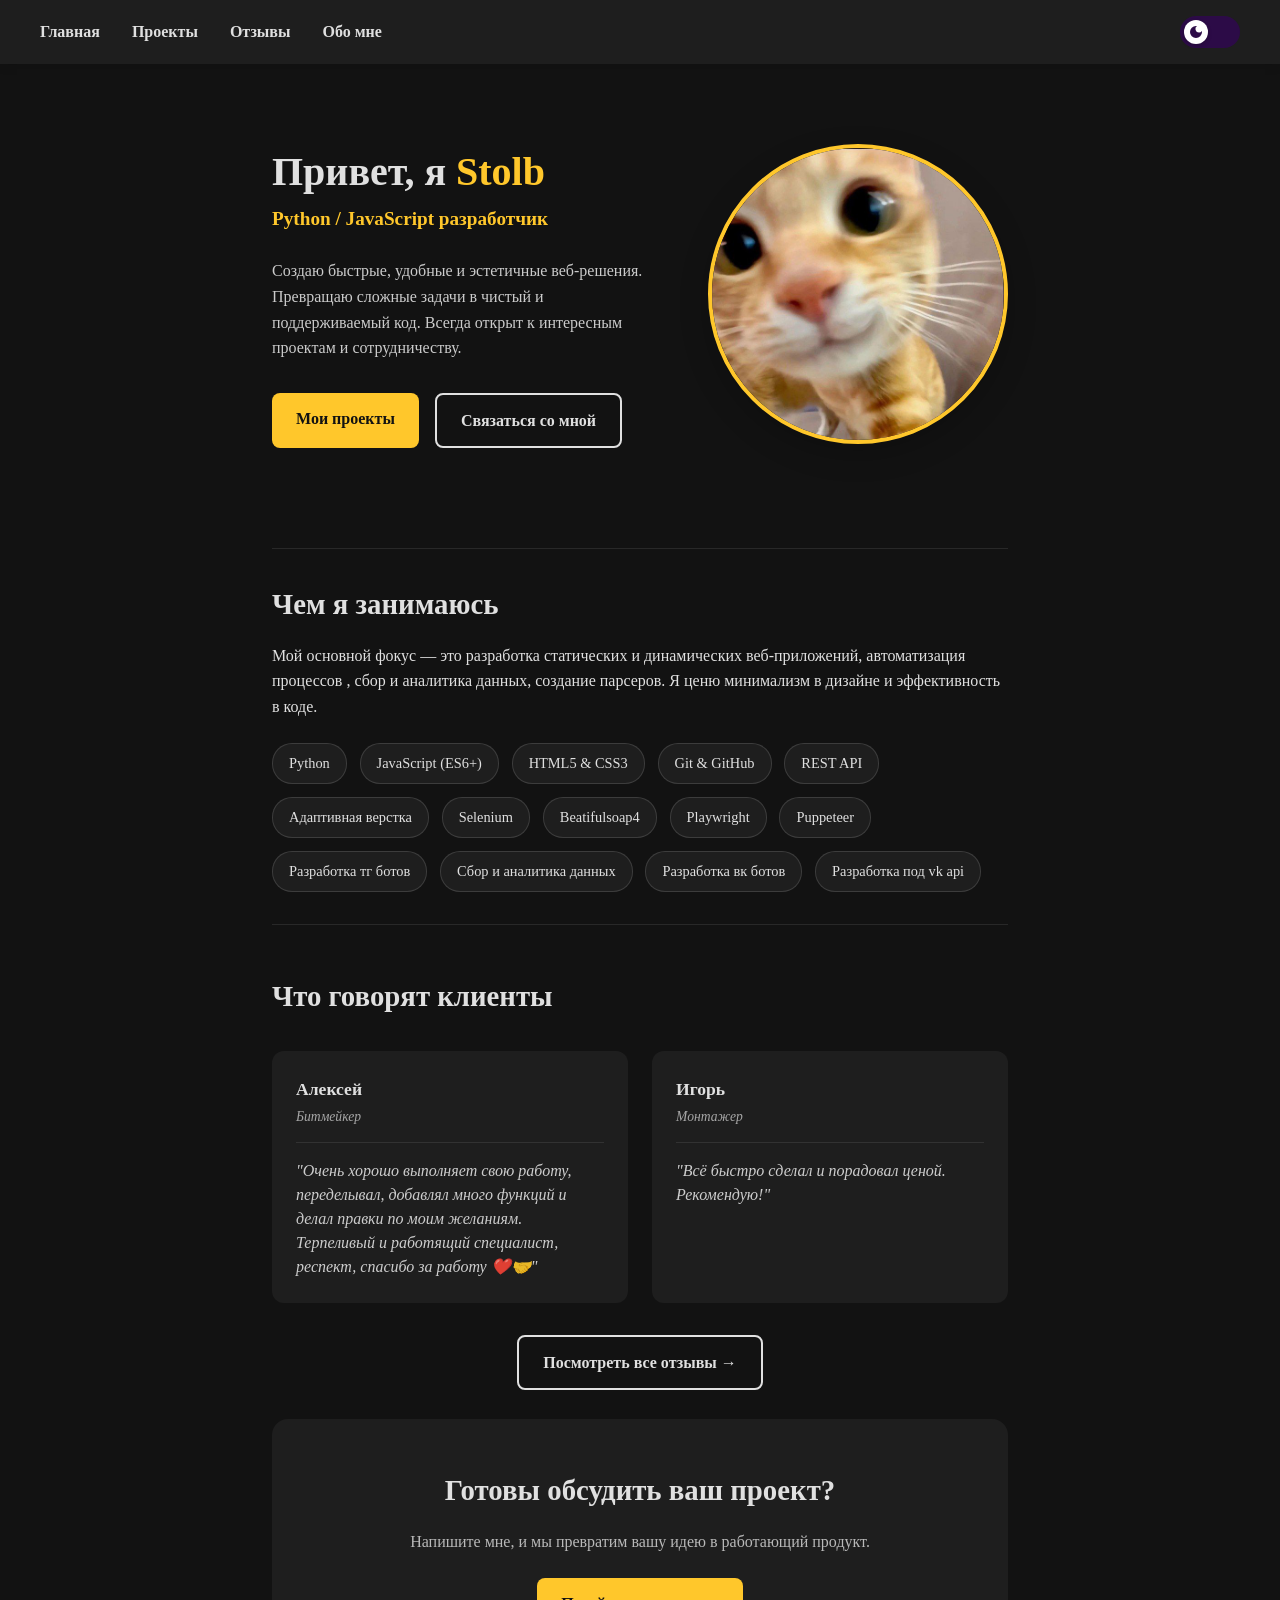
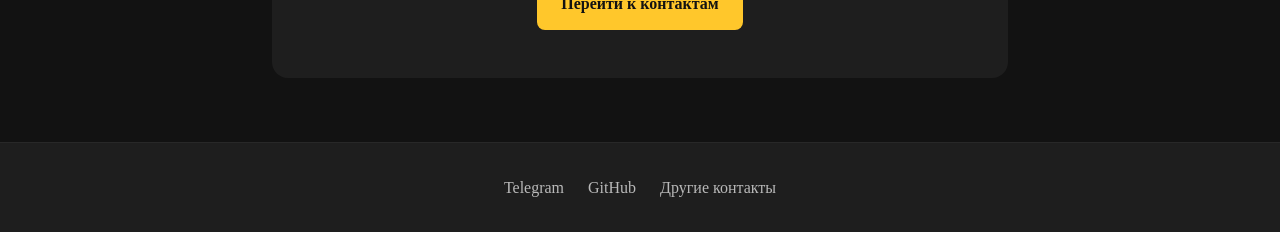
<file: index.html>
<!DOCTYPE html>
<html lang="ru">
<head>
    <meta charset="UTF-8">
    <meta name="viewport" content="width=device-width, initial-scale=1.0">
    <title>Визитка</title>
    <link rel="stylesheet" href="style.css">
    <script src="main.js" defer></script>
</head>
<body class="dark-mode">
    <header>
        <div class="header-container">
            <nav class="nav-header">
                <ul class="header-nav-list">
                    <li><a href="index.html" class="header-nav-link">Главная</a></li>
                    <li><a href="project.html" class="header-nav-link">Проекты</a></li>
                    <li><a href="reviews.html" class="header-nav-link">Отзывы</a></li>
                    <li><a href="about.html" class="header-nav-link">Обо мне</a></li>
                </ul>
            </nav>
            <div class="header-settings">
                <label class="theme-switch" for="theme-checkbox">
                    <input type="checkbox" id="theme-checkbox">
                    <span class="slider round"></span>
                </label>
            </div>
        </div>
    </header>
    
    <main>
        <section class="hero-section">
            <div class="hero-content">
                <h1>Привет, я <span class="accent-text">Stolb</span></h1>
                <p class="hero-subtitle">Python / JavaScript разработчик</p>
                <p class="hero-description">
                    Создаю быстрые, удобные и эстетичные веб-решения. 
                    Превращаю сложные задачи в чистый и поддерживаемый код. 
                    Всегда открыт к интересным проектам и сотрудничеству.
                </p>
                <div class="hero-buttons">
                    <a href="projects.html" class="btn btn-primary">Мои проекты</a>
                    <a href="contacts.html" class="btn btn-secondary">Связаться со мной</a>
                </div>
            </div>
            <div class="hero-image">
                <img src="photo_2026-06-17_01-34-57.jpg" alt="Мое фото">
            </div>
        </section>

        <section class="about-section">
            <h2>Чем я занимаюсь</h2>
            <p>Мой основной фокус — это разработка статических и динамических веб-приложений, автоматизация процессов , сбор и аналитика данных, создание парсеров. Я ценю минимализм в дизайне и эффективность в коде.</p>
            
            <div class="skills-container">
                <span class="skill-tag">Python</span>
                <span class="skill-tag">JavaScript (ES6+)</span>
                <span class="skill-tag">HTML5 & CSS3</span>
                <span class="skill-tag">Git & GitHub</span>
                <span class="skill-tag">REST API</span>
                <span class="skill-tag">Адаптивная верстка</span>
                <span class="skill-tag">Selenium</span>
                <span class="skill-tag">Beatifulsoap4</span>
                <span class="skill-tag">Playwright</span>
                <span class="skill-tag">Puppeteer</span>
                <span class="skill-tag">Разработка тг ботов</span>
                <span class="skill-tag">Сбор и аналитика данных</span>
                <span class="skill-tag">Разработка вк ботов</span>
                <span class="skill-tag">Разработка под vk api</span>
            </div>
        </section>

        <section class="reviews-preview">
            <h2>Что говорят клиенты</h2>
            <div class="reviews-grid">
                <article class="review-card">
                    <div class="review-header">
                        <div class="review-info">
                            <h3>Алексей</h3>
                            <span class="review-role">Битмейкер</span>
                        </div>
                    </div>
                    <p class="review-text">"Очень хорошо выполняет свою работу, переделывал, добавлял много функций и делал правки по моим желаниям. Терпеливый и работящий специалист, респект, спасибо за работу ❤️🤝"</p>
                </article>

                <article class="review-card">
                    <div class="review-header">
                        <div class="review-info">
                            <h3>Игорь</h3>
                            <span class="review-role">Монтажер</span>
                        </div>
                    </div>
                    <p class="review-text">"Всё быстро сделал и порадовал ценой. Рекомендую!"</p>
                </article>
            </div>
            <div class="reviews-cta">
                <a href="reviews.html" class="btn btn-secondary">Посмотреть все отзывы →</a>
            </div>
        </section>

        <section class="final-cta">
            <h2>Готовы обсудить ваш проект?</h2>
            <p>Напишите мне, и мы превратим вашу идею в работающий продукт.</p>
            <a href="contacts.html" class="btn btn-primary">Перейти к контактам</a>
        </section>

    </main>
        
    <footer>
        <div class="footer-container">
            <div class="footer-links">
                <a href="https://t.me/Ssstolb" target="_blank" rel="noopener noreferrer">Telegram</a>
                <a href="https://github.com/Bogdan-Stolb" target="_blank" rel="noopener noreferrer">GitHub</a>
                <a href="contacts.html">Другие контакты</a>
            </div>
        </div>
    </footer>
</body>
</html>
</file>
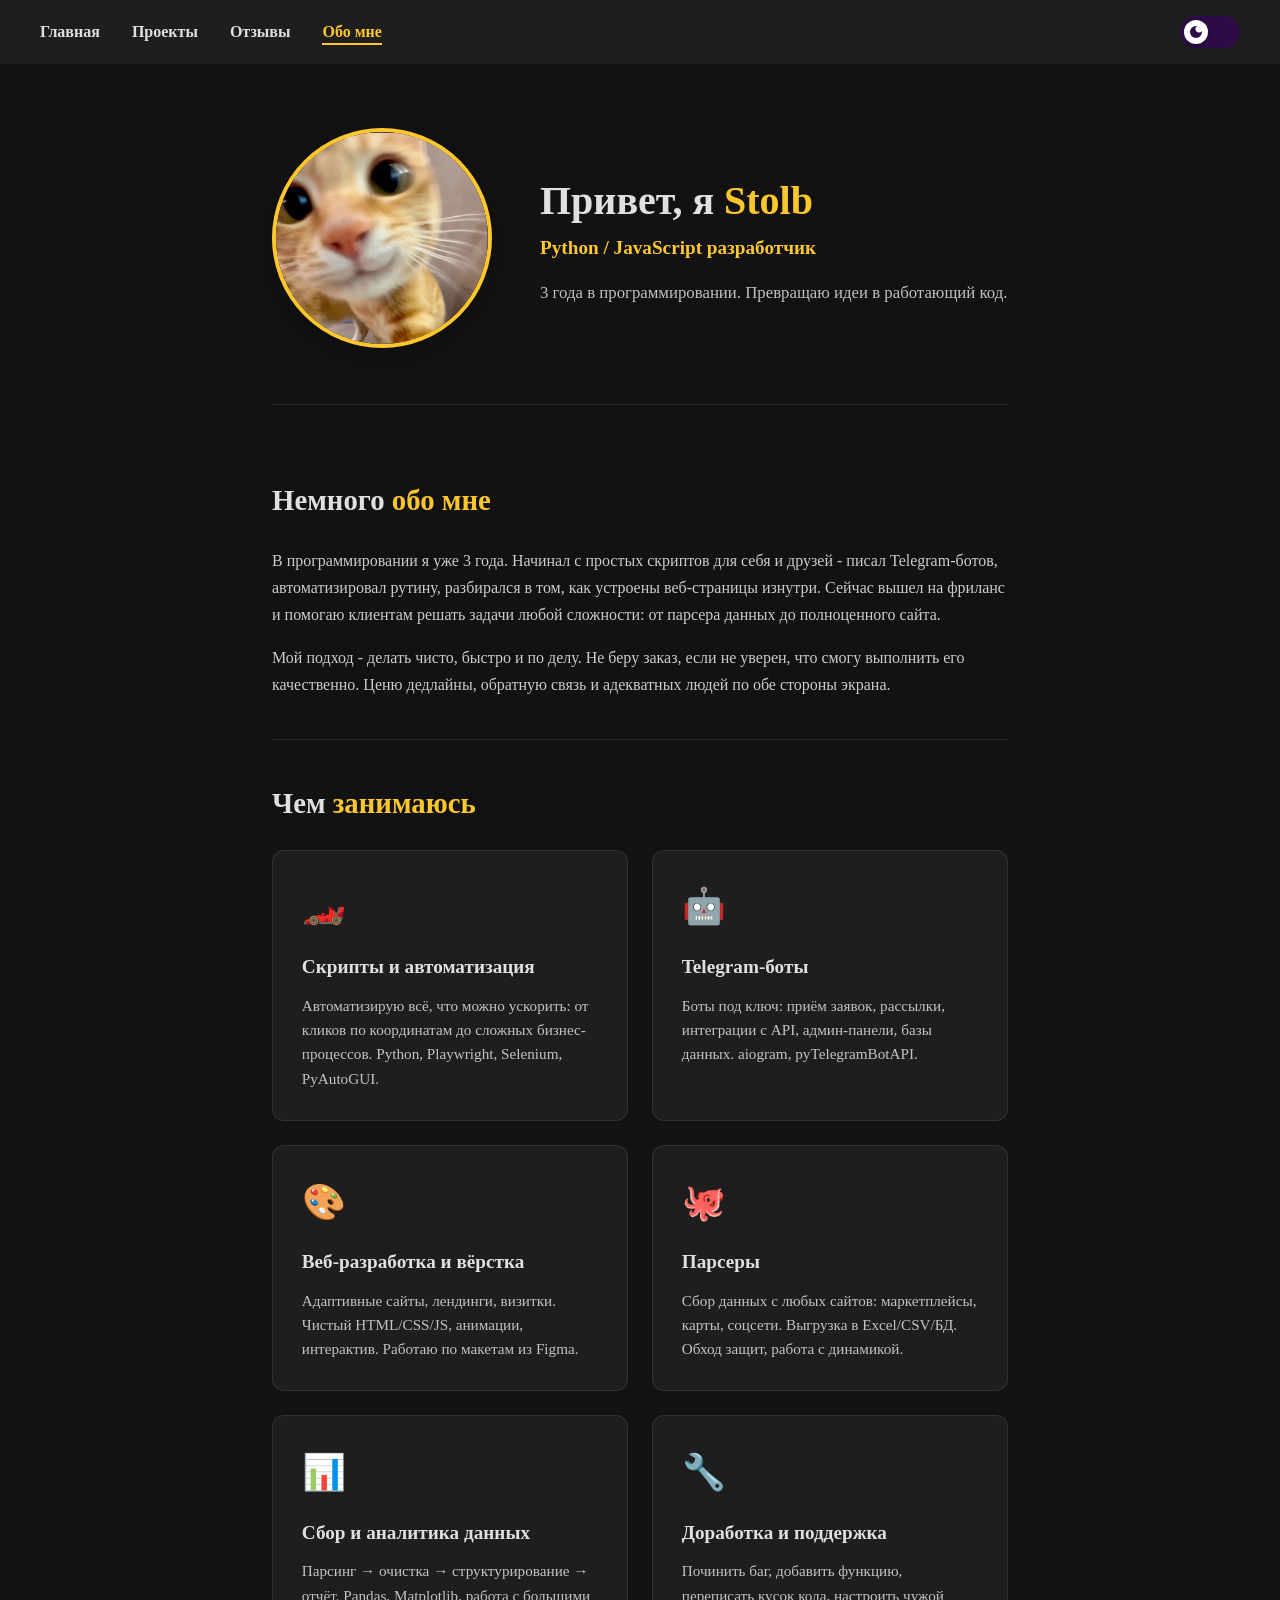
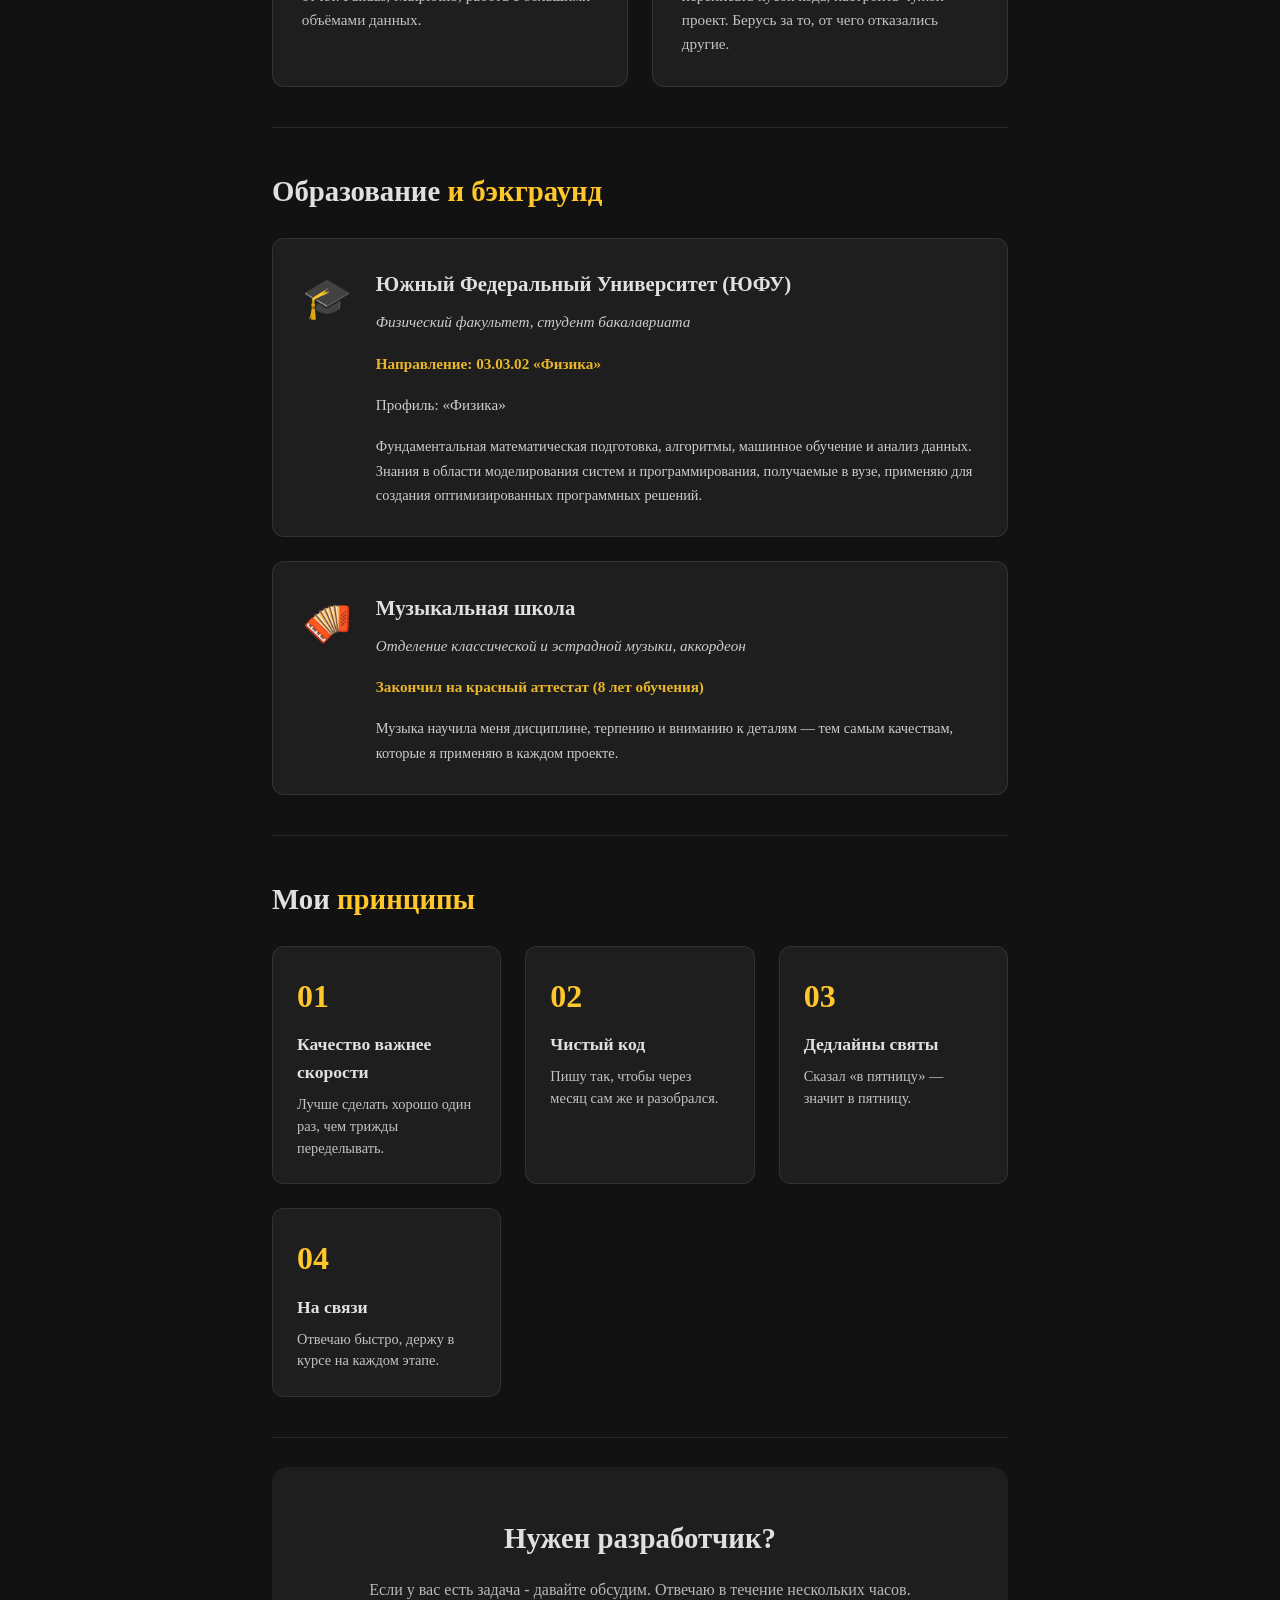
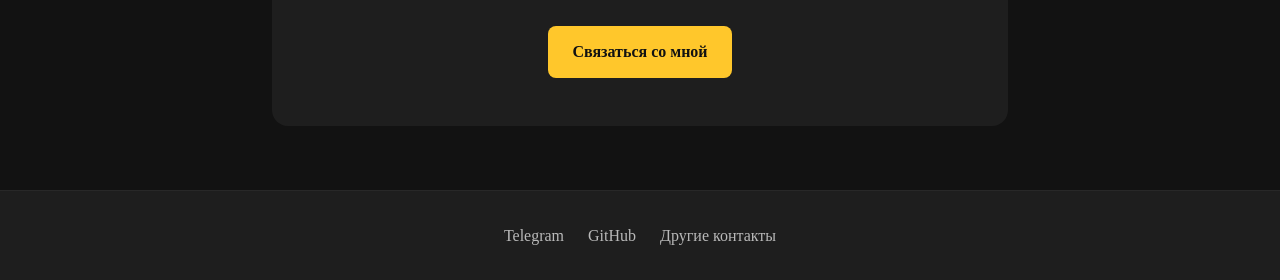
<file: about.html>
<!DOCTYPE html>
<html lang="ru">
<head>
    <meta charset="UTF-8">
    <meta name="viewport" content="width=device-width, initial-scale=1.0">
    <title>Обо мне</title>
    <link rel="stylesheet" href="style.css">
    <script src="main.js" defer></script>
</head>
<body class="dark-mode">
    <header>
        <div class="header-container">
            <nav class="nav-header">
                <ul class="header-nav-list">
                    <li><a href="index.html" class="header-nav-link">Главная</a></li>
                    <li><a href="project.html" class="header-nav-link">Проекты</a></li>
                    <li><a href="reviews.html" class="header-nav-link">Отзывы</a></li>
                    <li><a href="about.html" class="header-nav-link active">Обо мне</a></li>
                </ul>
            </nav>
            <div class="header-settings">
                <label class="theme-switch" for="theme-checkbox">
                    <input type="checkbox" id="theme-checkbox">
                    <span class="slider round"></span>
                </label>
            </div>
        </div>
    </header>

    <main class="about-page">
        <section class="about-hero">
            <div class="about-hero-image">
                <img src="photo_2026-06-17_01-34-57.jpg" alt="Stolb">
            </div>
            <div class="about-hero-content">
                <h1>Привет, я <span class="accent-text">Stolb</span></h1>
                <p class="about-role">Python / JavaScript разработчик</p>
                <p class="about-tagline">3 года в программировании. Превращаю идеи в работающий код.</p>
            </div>
        </section>

        <section class="about-block">
            <h2>Немного <span class="accent-text">обо мне</span></h2>
            <p>В программировании я уже 3 года. Начинал с простых скриптов для себя и друзей - писал Telegram-ботов, автоматизировал рутину, разбирался в том, как устроены веб-страницы изнутри. Сейчас вышел на фриланс и помогаю клиентам решать задачи любой сложности: от парсера данных до полноценного сайта.</p>
            <p>Мой подход - делать чисто, быстро и по делу. Не беру заказ, если не уверен, что смогу выполнить его качественно. Ценю дедлайны, обратную связь и адекватных людей по обе стороны экрана.</p>
        </section>

        <section class="about-block">
            <h2>Чем <span class="accent-text">занимаюсь</span></h2>
            <div class="services-grid">
                <div class="service-card">
                    <div class="service-icon">🏎️</div>
                    <h3>Скрипты и автоматизация</h3>
                    <p>Автоматизирую всё, что можно ускорить: от кликов по координатам до сложных бизнес-процессов. Python, Playwright, Selenium, PyAutoGUI.</p>
                </div>
                <div class="service-card">
                    <div class="service-icon">🤖</div>
                    <h3>Telegram-боты</h3>
                    <p>Боты под ключ: приём заявок, рассылки, интеграции с API, админ-панели, базы данных. aiogram, pyTelegramBotAPI.</p>
                </div>
                <div class="service-card">
                    <div class="service-icon">🎨</div>
                    <h3>Веб-разработка и вёрстка</h3>
                    <p>Адаптивные сайты, лендинги, визитки. Чистый HTML/CSS/JS, анимации, интерактив. Работаю по макетам из Figma.</p>
                </div>
                <div class="service-card">
                    <div class="service-icon">🐙</div>
                    <h3>Парсеры</h3>
                    <p>Сбор данных с любых сайтов: маркетплейсы, карты, соцсети. Выгрузка в Excel/CSV/БД. Обход защит, работа с динамикой.</p>
                </div>
                <div class="service-card">
                    <div class="service-icon">📊</div>
                    <h3>Сбор и аналитика данных</h3>
                    <p>Парсинг → очистка → структурирование → отчёт. Pandas, Matplotlib, работа с большими объёмами данных.</p>
                </div>
                <div class="service-card">
                    <div class="service-icon">🔧</div>
                    <h3>Доработка и поддержка</h3>
                    <p>Починить баг, добавить функцию, переписать кусок кода, настроить чужой проект. Берусь за то, от чего отказались другие.</p>
                </div>
            </div>
        </section>

        <section class="about-block">
            <h2>Образование <span class="accent-text">и бэкграунд</span></h2>
            <div class="education-grid">
                <div class="education-card">
                    <div class="education-icon">🎓</div>
                    <div class="education-info">
                        <h3>Южный Федеральный Университет (ЮФУ)</h3>
                        <p class="education-sub">Физический факультет, студент бакалавриата</p>
                        <p class="education-spec">Направление: 03.03.02 «Физика»</p>
                        <p class="education-profile">Профиль: «Физика»</p>
                        <p class="education-desc">Фундаментальная математическая подготовка, алгоритмы, машинное обучение и анализ данных. Знания в области моделирования систем и программирования, получаемые в вузе, применяю для создания оптимизированных программных решений.</p>
                    </div>
                </div>
                <div class="education-card">
                    <div class="education-icon">🪗</div>
                    <div class="education-info">
                        <h3>Музыкальная школа</h3>
                        <p class="education-sub">Отделение классической и эстрадной музыки, аккордеон</p>
                        <p class="education-spec">Закончил на красный аттестат (8 лет обучения)</p>
                        <p class="education-desc">Музыка научила меня дисциплине, терпению и вниманию к деталям — тем самым качествам, которые я применяю в каждом проекте.</p>
                    </div>
                </div>
            </div>
        </section>

        <section class="about-block">
            <h2>Мои <span class="accent-text">принципы</span></h2>
            <div class="principles-grid">
                <div class="principle">
                    <span class="principle-number">01</span>
                    <h3>Качество важнее скорости</h3>
                    <p>Лучше сделать хорошо один раз, чем трижды переделывать.</p>
                </div>
                <div class="principle">
                    <span class="principle-number">02</span>
                    <h3>Чистый код</h3>
                    <p>Пишу так, чтобы через месяц сам же и разобрался.</p>
                </div>
                <div class="principle">
                    <span class="principle-number">03</span>
                    <h3>Дедлайны святы</h3>
                    <p>Сказал «в пятницу» — значит в пятницу.</p>
                </div>
                <div class="principle">
                    <span class="principle-number">04</span>
                    <h3>На связи</h3>
                    <p>Отвечаю быстро, держу в курсе на каждом этапе.</p>
                </div>
            </div>
        </section>

        <section class="final-cta">
            <h2>Нужен разработчик?</h2>
            <p>Если у вас есть задача - давайте обсудим. Отвечаю в течение нескольких часов.</p>
            <a href="contacts.html" class="btn btn-primary">Связаться со мной</a>
        </section>
    </main>

    <footer>
        <div class="footer-container">
            <div class="footer-links">
                <a href="https://t.me/Ssstolb" target="_blank" rel="noopener noreferrer">Telegram</a>
                <a href="https://github.com/Bogdan-Stolb" target="_blank" rel="noopener noreferrer">GitHub</a>
                <a href="contacts.html">Другие контакты</a>
            </div>
        </div>
    </footer>
</body>
</html>
</file>
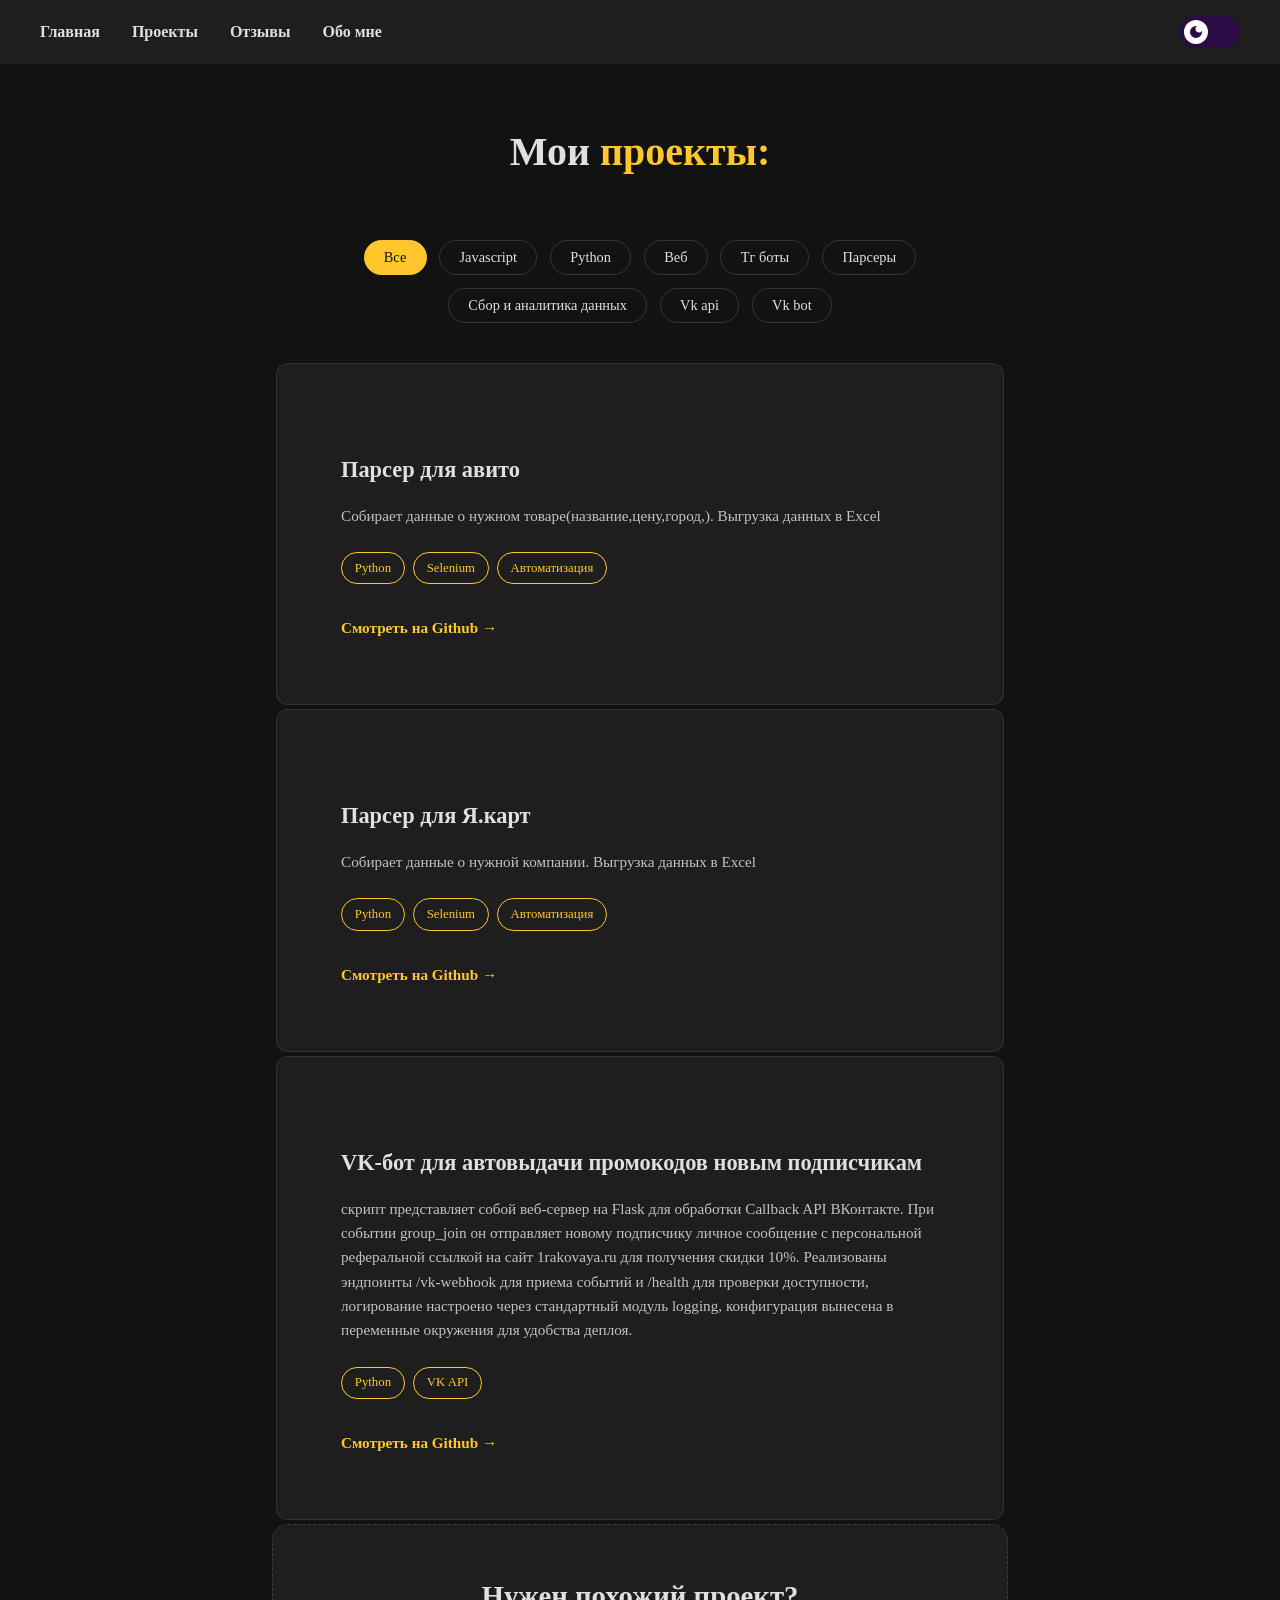
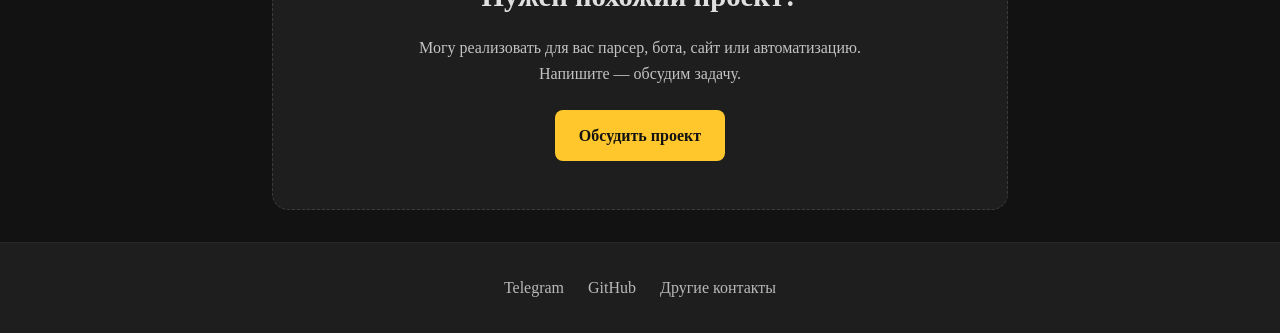
<file: project.html>
<!DOCTYPE html>
<html lang="en">
<head>
    <meta charset="UTF-8">
    <meta name="viewport" content="width=device-width, initial-scale=1.0">
    <title>Проекты</title>
    <link rel="stylesheet" href="style.css">
    <script src="main.js" defer></script>
</head>
<body class="dark-mode">
    
    <header>
        <div class="header-container">
            <nav class="nav-header">
                <ul class="header-nav-list">
                    <li><a href="index.html" class="header-nav-link">Главная</a></li>
                    <li><a href="project.html" class="header-nav-link">Проекты</a></li>
                    <li><a href="reviews.html" class="header-nav-link">Отзывы</a></li>
                    <li><a href="about.html" class="header-nav-link">Обо мне</a></li>
                </ul>
            </nav>
            <div class="header-settings">
                <label class="theme-switch" for="theme-checkbox">
                    <input type="checkbox" id="theme-checkbox">
                    <span class="slider round"></span>
                </label>
            </div>
        </div>
    </header>

    <main class="projects-page"> 
        
        <section class="page-header">
            <h1>Мои <span class="accent-text">проекты:</span></h1>
        </section>

        <section class="projects-filter">
            
            <button class="filter-btn active" data-filter="all">Все</button>
            <button class="filter-btn" data-filter="js">Javascript</button>
            <button class="filter-btn" data-filter="py">Python</button>
            <button class="filter-btn" data-filter="veb">Веб</button>
            <button class="filter-btn" data-filter="bots">Тг боты</button>
            <button class="filter-btn" data-filter="pars">Парсеры</button>
            <button class="filter-btn" data-filter="sbor">Сбор и аналитика данных</button>
            <button class="filter-btn" data-filter="vk_api">Vk api</button>
            <button class="filter-btn" data-filter="vk_bot">Vk bot</button>
        
        </section>

        <section class="project-grid">
            
            <article class="project-card" data-category="py pars sbor">
                <div class="project-icon"></div>
                <h3 class="project-title">Парсер для авито</h3>
                <p class="project-description">Собирает данные о нужном товаре(название,цену,город,). Выгрузка данных в Excel</p>                
                <div class="project-tags">
                    <span class="project-tag">Python</span>
                    <span class="project-tag">Selenium</span>
                    <span class="project-tag">Автоматизация</span>
                </div>
                <a href="https://github.com/Bogdan-Stolb/parser_avito" target="_blank" rel="noopener noreferrer" class="project-link">
                    Смотреть на Github →
                </a>
            </article>

            <article class="project-card" data-category="py pars sbor">
                <div class="project-icon"></div>
                <h3 class="project-title">Парсер для Я.карт</h3>
                <p class="project-description">Собирает данные о нужной компании. Выгрузка данных в Excel</p>                
                <div class="project-tags">
                    <span class="project-tag">Python</span>
                    <span class="project-tag">Selenium</span>
                    <span class="project-tag">Автоматизация</span>
                </div>
                <a href="https://github.com/Bogdan-Stolb/Yandex-Parser" target="_blank" rel="noopener noreferrer" class="project-link">
                    Смотреть на Github →
                </a>
            </article>

            <article class="project-card" data-category="py vk_api">
                <div class="project-icon"></div>
                <h3 class="project-title">VK-бот для автовыдачи промокодов новым подписчикам</h3>
                <p class="project-description">скрипт представляет собой веб-сервер на Flask для обработки Callback API ВКонтакте. При событии group_join он отправляет новому подписчику личное сообщение с персональной реферальной ссылкой на сайт 1rakovaya.ru для получения скидки 10%. Реализованы эндпоинты /vk-webhook для приема событий и /health для проверки доступности, логирование настроено через стандартный модуль logging, конфигурация вынесена в переменные окружения для удобства деплоя.</p>                
                <div class="project-tags">
                    <span class="project-tag">Python</span>
                    <span class="project-tag">VK API</span>
                </div>
                <a href="https://github.com/Bogdan-Stolb/vk_bot" target="_blank" rel="noopener noreferrer" class="project-link">
                    Смотреть на Github →
                </a>
            </article>

        </section>

        <section class="projects-cta">
            <h2>Нужен похожий проект?</h2>
            <p>Могу реализовать для вас парсер, бота, сайт или автоматизацию. Напишите — обсудим задачу.</p>
            <a href="contacts.html" class="btn btn-primary">Обсудить проект</a>
        </section>

    </main>

    <footer>
        <div class="footer-container">
            <div class="footer-links">
                <a href="https://t.me/Ssstolb" target="_blank" rel="noopener noreferrer">Telegram</a>
                <a href="https://github.com/Bogdan-Stolb" target="_blank" rel="noopener noreferrer">GitHub</a>
                <a href="contacts.html">Другие контакты</a>
            </div>
        </div>
    </footer>
</body>
</html>
</file>
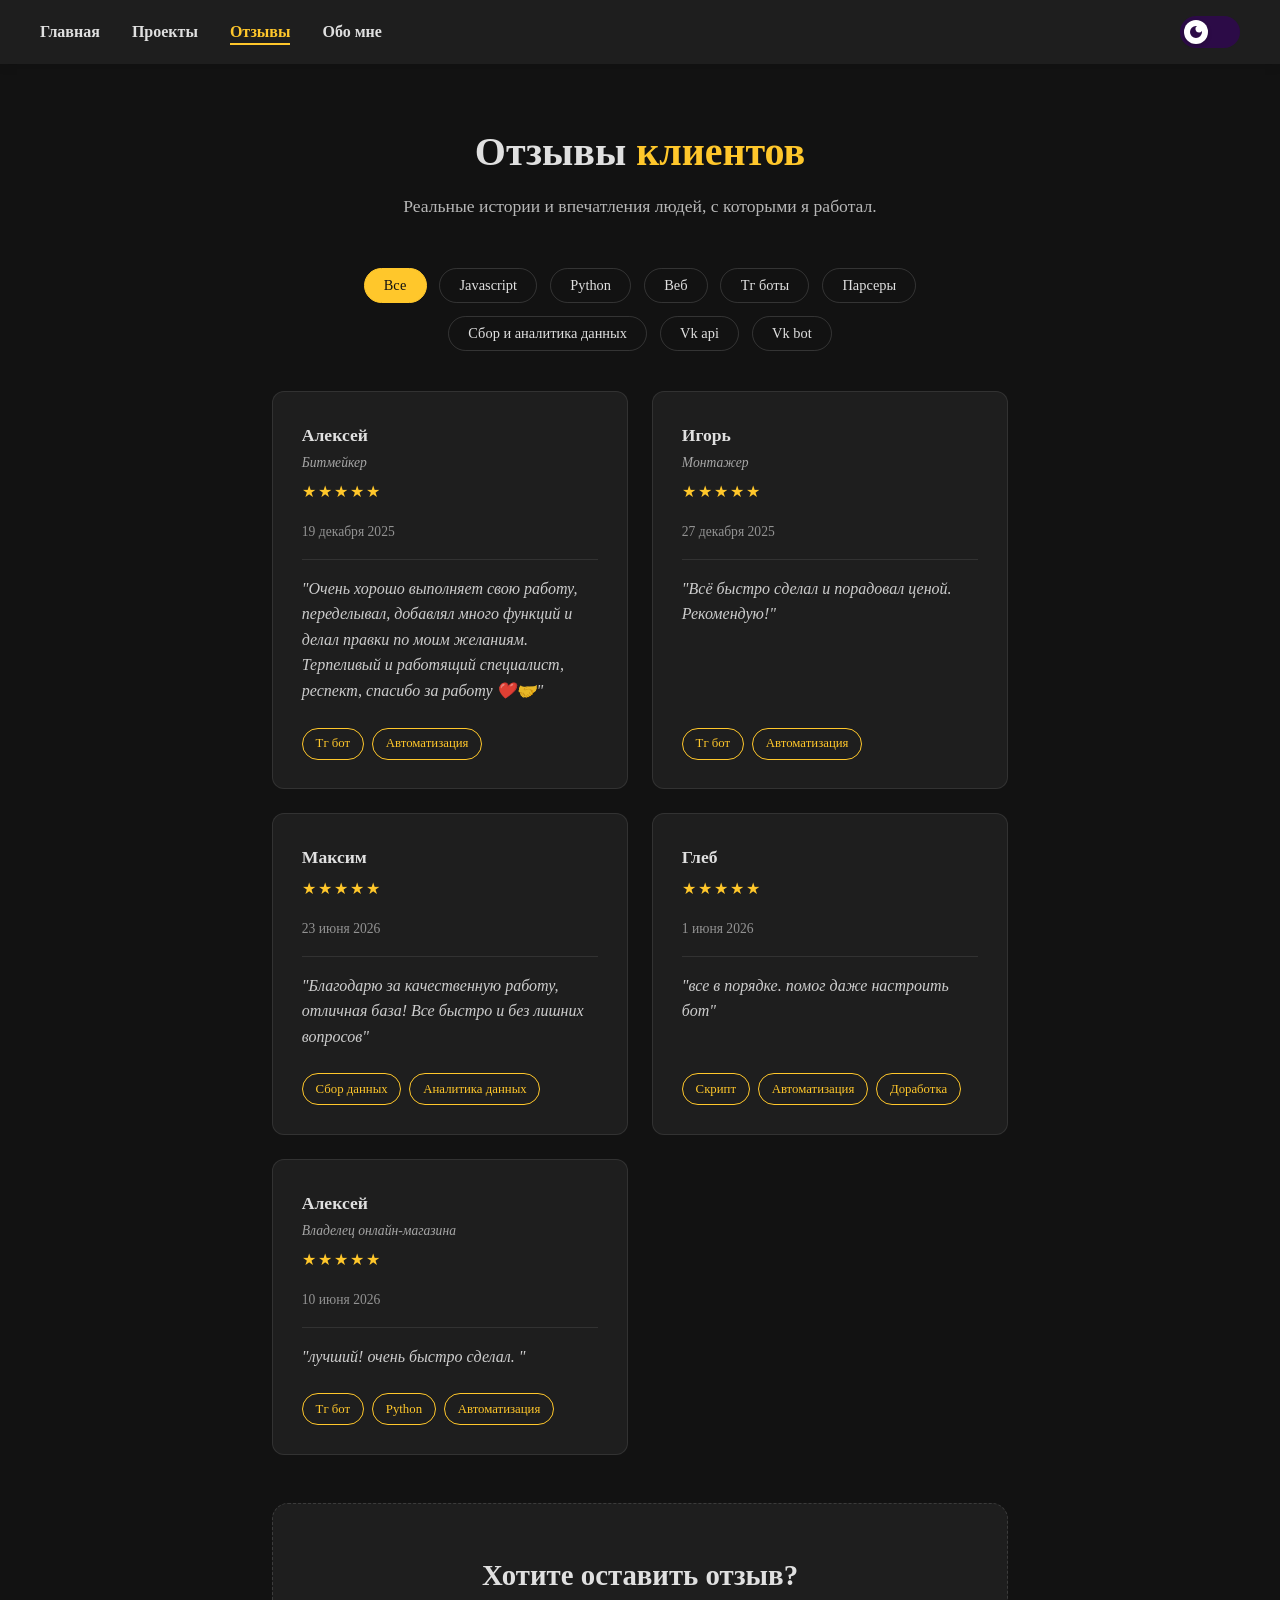
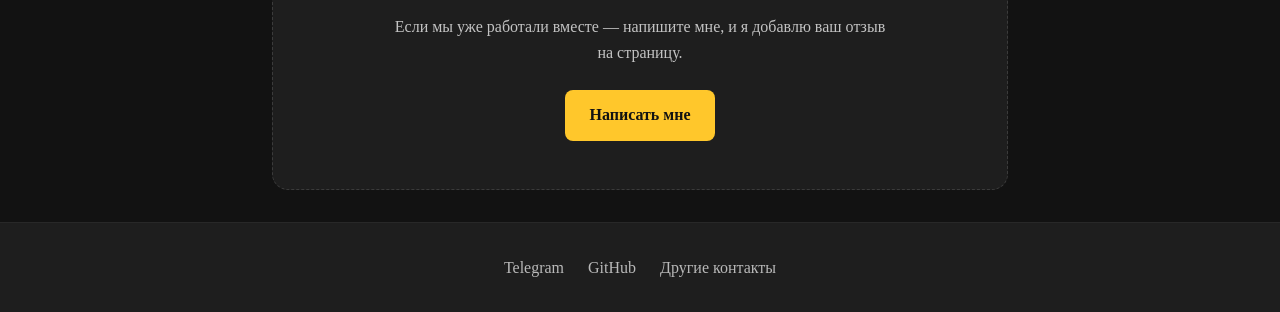
<file: reviews.html>
<!DOCTYPE html>
<html lang="ru">
<head>
    <meta charset="UTF-8">
    <meta name="viewport" content="width=device-width, initial-scale=1.0">
    <title>Отзывы</title>
    <link rel="stylesheet" href="style.css">
    <script src="main.js" defer></script>
</head>
<body class="dark-mode">
    <header>
        <div class="header-container">
            <nav class="nav-header">
                <ul class="header-nav-list">
                    <li><a href="index.html" class="header-nav-link">Главная</a></li>
                    <li><a href="project.html" class="header-nav-link">Проекты</a></li>
                    <li><a href="reviews.html" class="header-nav-link active">Отзывы</a></li>
                    <li><a href="about.html" class="header-nav-link">Обо мне</a></li>
                </ul>
            </nav>
            <div class="header-settings">
                <label class="theme-switch" for="theme-checkbox">
                    <input type="checkbox" id="theme-checkbox">
                    <span class="slider round"></span>
                </label>
            </div>
        </div>
    </header>

    <main class="reviews-page">
        <section class="page-header">
            <h1>Отзывы <span class="accent-text">клиентов</span></h1>
            <p>Реальные истории и впечатления людей, с которыми я работал.</p>
        </section>

        <section class="projects-filter">
            <button class="filter-btn active" data-filter="all">Все</button>
            <button class="filter-btn" data-filter="js">Javascript</button>
            <button class="filter-btn" data-filter="py">Python</button>
            <button class="filter-btn" data-filter="veb">Веб</button>
            <button class="filter-btn" data-filter="bots">Тг боты</button>
            <button class="filter-btn" data-filter="pars">Парсеры</button>
            <button class="filter-btn" data-filter="sbor">Сбор и аналитика данных</button>
            <button class="filter-btn" data-filter="vk_api">Vk api</button>
            <button class="filter-btn" data-filter="vk_bot">Vk bot</button>
        </section>

        <section class="reviews-full-grid">
            <article class="review-card-full" data-category="py bots">
                <div class="review-header">
                    <div class="review-info">
                        <h3>Алексей</h3>
                        <span class="review-role">Битмейкер</span>
                        <div class="review-rating">★★★★★</div>
                    </div>
                    <span class="review-date">19 декабря 2025</span>
                </div>
                <p class="review-text">"Очень хорошо выполняет свою работу, переделывал, добавлял много функций и делал правки по моим желаниям. Терпеливый и работящий специалист, респект, спасибо за работу ❤️🤝"</p>
                <div class="review-tags">
                    <span class="review-tag">Тг бот</span>
                    <span class="review-tag">Автоматизация</span>
                </div>
            </article>

            <article class="review-card-full" data-category="py bots">
                <div class="review-header">
                    <div class="review-info">
                        <h3>Игорь</h3>
                        <span class="review-role">Монтажер</span>
                        <div class="review-rating">★★★★★</div>
                    </div>
                    <span class="review-date">27 декабря 2025</span>
                </div>
                <p class="review-text">"Всё быстро сделал и порадовал ценой. Рекомендую!"</p>
                <div class="review-tags">
                    <span class="review-tag">Тг бот</span>
                    <span class="review-tag">Автоматизация</span>
                </div>
            </article>

            <article class="review-card-full" data-category="sbor">
                <div class="review-header">
                    <div class="review-info">
                        <h3>Максим</h3>
                        <span class="review-role"></span>
                        <div class="review-rating">★★★★★</div>
                    </div>
                    <span class="review-date">23 июня 2026</span>
                </div>
                <p class="review-text">"Благодарю за качественную работу, отличная база! Все быстро и без лишних вопросов"</p>
                <div class="review-tags">
                    <span class="review-tag">Сбор данных</span>
                    <span class="review-tag">Аналитика данных</span>
                </div>
            </article>

            <article class="review-card-full" data-category="py">
                <div class="review-header">
                    <div class="review-info">
                        <h3>Глеб</h3>
                        <span class="review-role"></span>
                        <div class="review-rating">★★★★★</div>
                    </div>
                    <span class="review-date">1 июня 2026</span>
                </div>
                <p class="review-text">"все в порядке. помог даже настроить бот"</p>
                <div class="review-tags">
                    <span class="review-tag">Скрипт</span>
                    <span class="review-tag">Автоматизация</span>
                    <span class="review-tag">Доработка</span>
                </div>
            </article>

            <article class="review-card-full" data-category="py sbor">
            <div class="review-header">
                <div class="review-info">
                    <h3>Алексей</h3>
                    <span class="review-role">Владелец онлайн-магазина</span>
                    <div class="review-rating">★★★★★</div>
                </div>
                <span class="review-date">10 июня 2026</span>
            </div>
                <p class="review-text">"лучший! очень быстро сделал. "</p>
                <div class="review-tags">
                    <span class="review-tag">Тг бот</span>
                    <span class="review-tag">Python</span>
                    <span class="review-tag">Автоматизация</span>
                </div>
            </article>
            
        </section>

        <section class="leave-review">
            <h2>Хотите оставить отзыв?</h2>
            <p>Если мы уже работали вместе — напишите мне, и я добавлю ваш отзыв на страницу.</p>
            <a href="contacts.html" class="btn btn-primary">Написать мне</a>
        </section>
    </main>

    <footer>
        <div class="footer-container">
            <div class="footer-links">
                <a href="https://t.me/Ssstolb" target="_blank" rel="noopener noreferrer">Telegram</a>
                <a href="https://github.com/Bogdan-Stolb" target="_blank" rel="noopener noreferrer">GitHub</a>
                <a href="contacts.html">Другие контакты</a>
            </div>
        </div>
    </footer>
</body>
</file>
<file: style.css>
*, *::before, *::after {
    box-sizing: border-box;
    margin: 0;
    padding: 0;
}

:root {
    --bg-color: #121212;
    --text-color: #e0e0e0;
    --header-bg: #1e1e1e;
    --accent-color: #ffc72b;
    --switch-bg: #2c0b47;
    --switch-knob: #ffffff;
}

body.light-mode {
    --bg-color: #ffffff;
    --text-color: #121212;
    --header-bg: #f4f4f4;
    --accent-color: #ff9800;
    --switch-bg: #87CEEB;
    --switch-knob: #ffffff;
}

body {
    font-family: 'Georgia', 'Times New Roman', Times, serif;
    font-size: 16px;
    line-height: 1.6;
    color: var(--text-color);
    background-color: var(--bg-color);
    min-height: 100vh;
    width: 100%;
    display: flex;
    flex-direction: column;
    -webkit-font-smoothing: antialiased;
    -moz-osx-font-smoothing: grayscale;
    text-rendering: optimizeLegibility;    
    transition: background-color 0.4s ease, color 0.4s ease;
}

main {
    flex: 1;
    padding: 2rem;
    max-width: 800px;
    margin: 0 auto;
    width: 100%;
}

header {
    background-color: var(--header-bg);
    transition: background-color 0.4s ease;
    padding: 1rem 2rem;
    box-shadow: 0 2px 10px rgba(0,0,0,0.1);
}

.header-container {
    max-width: 1200px;
    margin: 0 auto;
    display: flex;
    justify-content: space-between;
    align-items: center;
}

.header-nav-list {
    list-style: none;
    display: flex;
    gap: 2rem;
}

.header-nav-link {
    text-decoration: none;
    color: var(--text-color);
    font-weight: bold;
    transition: color 0.3s ease;
    position: relative;
}

.header-nav-link:hover {
    color: var(--accent-color);
}

.header-nav-link.active {
    color: var(--accent-color);
}

.header-nav-link.active::after {
    content: '';
    position: absolute;
    bottom: -5px;
    left: 0;
    width: 100%;
    height: 2px;
    background-color: var(--accent-color);
}

.theme-switch {
    position: relative;
    display: inline-block;
    width: 60px;
    height: 32px;
}

.theme-switch input {
    opacity: 0;
    width: 0;
    height: 0;
}

.slider {
    position: absolute;
    cursor: pointer;
    top: 0;
    left: 0;
    right: 0;
    bottom: 0;
    background-color: var(--switch-bg);
    transition: 0.4s cubic-bezier(0.4, 0.0, 0.2, 1);
    border-radius: 34px;
}

.slider:before {
    position: absolute;
    content: "";
    height: 24px;
    width: 24px;
    left: 4px;
    bottom: 4px;
    background-color: var(--switch-knob);
    transition: 0.4s cubic-bezier(0.4, 0.0, 0.2, 1);
    border-radius: 50%;    
    background-image: url("data:image/svg+xml,%3Csvg xmlns='http://www.w3.org/2000/svg' viewBox='0 0 24 24' fill='%232c0b47'%3E%3Cpath d='M12 3a9 9 0 1 0 9 9c0-.46-.04-.92-.1-1.36a5.389 5.389 0 0 1-4.4 2.26 5.403 5.403 0 0 1-3.14-9.8c-.44-.06-.9-.1-1.36-.1z'/%3E%3C/svg%3E");
    background-size: 16px;
    background-repeat: no-repeat;
    background-position: center;
    box-shadow: 0 2px 4px rgba(0,0,0,0.2);
}

.slider:hover {
    box-shadow: 0 0 15px rgba(255, 199, 43, 0.4);
}

input:checked + .slider {
    background-color: var(--switch-bg);
}

input:checked + .slider:before {
    transform: translateX(28px);
    background-image: url("data:image/svg+xml,%3Csvg xmlns='http://www.w3.org/2000/svg' viewBox='0 0 24 24' fill='%23ff9800'%3E%3Cpath d='M12 7c-2.76 0-5 2.24-5 5s2.24 5 5 5 5-2.24 5-5-2.24-5-5-5zM2 13h2c.55 0 1-.45 1-1s-.45-1-1-1H2c-.55 0-1 .45-1 1s.45 1 1 1zm18 0h2c.55 0 1-.45 1-1s-.45-1-1-1h-2c-.55 0-1 .45-1 1s.45 1 1 1zM11 2v2c0 .55.45 1 1 1s1-.45 1-1V2c0-.55-.45-1-1-1s-1 .45-1 1zm0 18v2c0 .55.45 1 1 1s1-.45 1-1v-2c0-.55-.45-1-1-1s-1 .45-1 1zM5.99 4.58a.996.996 0 0 0-1.41 0 .996.996 0 0 0 0 1.41l1.06 1.06c.39.39 1.03.39 1.41 0s.39-1.03 0-1.41L5.99 4.58zm12.37 12.37a.996.996 0 0 0-1.41 0 .996.996 0 0 0 0 1.41l1.06 1.06c.39.39 1.03.39 1.41 0a.996.996 0 0 0 0-1.41l-1.06-1.06zm1.06-10.96a.996.996 0 0 0 0-1.41.996.996 0 0 0-1.41 0l-1.06 1.06c-.39.39-.39 1.03 0 1.41s1.03.39 1.41 0l1.06-1.06zM7.05 18.36a.996.996 0 0 0 0 1.41.996.996 0 0 0 1.41 0l1.06-1.06c.39-.39.39-1.03 0-1.41s-1.03-.39-1.41 0l-1.06 1.06z'/%3E%3C/svg%3E");
}

footer {
    background-color: var(--header-bg);
    padding: 2rem 1rem;
    margin-top: auto;
    border-top: 1px solid rgba(128, 128, 128, 0.1);
    transition: background-color 0.4s ease, color 0.4s ease;
}

.footer-container {
    max-width: 1200px;
    margin: 0 auto;
    display: flex;
    flex-direction: column;
    align-items: center;
    gap: 1rem;
    text-align: center;
}

.footer-links {
    display: flex;
    gap: 1.5rem;
}

.footer-links a {
    color: var(--text-color);
    text-decoration: none;
    opacity: 0.8;
    transition: opacity 0.3s ease, color 0.3s ease;
}

.footer-links a:hover {
    opacity: 1;
    color: var(--accent-color);
}

.accent-text {
    color: var(--accent-color);
}

.btn {
    display: inline-block;
    padding: 0.8rem 1.5rem;
    border-radius: 8px;
    text-decoration: none;
    font-weight: bold;
    transition: all 0.3s ease;
    text-align: center;
}

.btn-primary {
    background-color: var(--accent-color);
    color: #121212;
}

.btn-primary:hover {
    transform: translateY(-2px);
    box-shadow: 0 4px 15px rgba(255, 199, 43, 0.3);
}

.btn-secondary {
    background-color: transparent;
    border: 2px solid var(--text-color);
    color: var(--text-color);
}

.btn-secondary:hover {
    background-color: var(--text-color);
    color: var(--bg-color);
}

.hero-section {
    display: flex;
    align-items: center;
    justify-content: space-between;
    gap: 3rem;
    padding: 3rem 0;
    margin-bottom: 3rem;
}

.hero-content {
    flex: 1;
}

.hero-content h1 {
    font-size: 2.5rem;
    margin-bottom: 0.5rem;
    line-height: 1.2;
}

.hero-subtitle {
    font-size: 1.2rem;
    color: var(--accent-color);
    margin-bottom: 1.5rem;
    font-weight: bold;
}

.hero-description {
    margin-bottom: 2rem;
    max-width: 500px;
    opacity: 0.9;
}

.hero-buttons {
    display: flex;
    gap: 1rem;
}

.hero-image img {
    width: 300px;
    height: 300px;
    object-fit: cover;
    border-radius: 50%;
    border: 4px solid var(--accent-color);
    box-shadow: 0 10px 30px rgba(0,0,0,0.2);
    transition: transform 0.3s ease;
}

.hero-image img:hover {
    transform: scale(1.03);
}

.about-section {
    padding: 2rem 0;
    border-top: 1px solid rgba(128, 128, 128, 0.2);
    border-bottom: 1px solid rgba(128, 128, 128, 0.2);
    margin-bottom: 3rem;
}

.about-section h2, .reviews-preview h2, .final-cta h2 {
    font-size: 1.8rem;
    margin-bottom: 1rem;
}

.skills-container {
    display: flex;
    flex-wrap: wrap;
    gap: 0.8rem;
    margin-top: 1.5rem;
}

.skill-tag {
    background-color: var(--header-bg);
    color: var(--text-color);
    padding: 0.5rem 1rem;
    border-radius: 20px;
    font-size: 0.9rem;
    border: 1px solid rgba(128, 128, 128, 0.3);
    transition: border-color 0.3s ease;
}

.skill-tag:hover {
    border-color: var(--accent-color);
    color: var(--accent-color);
}

.reviews-grid {
    display: grid;
    grid-template-columns: repeat(auto-fit, minmax(300px, 1fr));
    gap: 1.5rem;
    margin: 2rem 0;
}

.review-card {
    background-color: var(--header-bg);
    padding: 1.5rem;
    border-radius: 12px;
    transition: transform 0.3s ease, box-shadow 0.3s ease;
}

.review-card:hover {
    transform: translateY(-5px);
    box-shadow: 0 10px 20px rgba(0,0,0,0.1);
}

.review-header {
    display: flex;
    flex-direction: column;
    gap: 0.2rem;
    margin-bottom: 1rem;
    padding-bottom: 0.8rem;
    border-bottom: 1px solid rgba(128, 128, 128, 0.2);
}

.review-info h3 {
    font-size: 1.1rem;
    margin: 0;
    color: var(--text-color);
}

.review-role {
    font-size: 0.85rem;
    opacity: 0.7;
    font-style: italic;
}

.review-text {
    font-style: italic;
    opacity: 0.9;
    line-height: 1.5;
}

.reviews-cta {
    text-align: center;
    margin-top: 1rem;
}

.final-cta {
    text-align: center;
    padding: 3rem 1rem;
    background-color: var(--header-bg);
    border-radius: 16px;
    margin-top: 1.8rem;
    margin-bottom: 2rem;
}

.final-cta p {
    margin-bottom: 1.5rem;
    opacity: 0.8;
}

@media (max-width: 768px) {
    .hero-section {
        flex-direction: column-reverse;
        text-align: center;
        gap: 2rem;
    }

    .hero-description {
        margin: 0 auto 2rem auto;
    }

    .hero-buttons {
        justify-content: center;
        flex-direction: column;
    }

    .hero-image img {
        width: 200px;
        height: 200px;
    }
    
    .header-nav-list {
        gap: 1rem;
        font-size: 0.9rem;
    }
    
    .footer-container {
        gap: 1.5rem;
    }
    
    .footer-links {
        flex-direction: column;
        gap: 0.8rem;
    }
}
.page-header {
    text-align: center;
    padding: 2rem 0 3rem;
}

.page-header h1 {
    font-size: 2.5rem;
    margin-bottom: 1rem;
    line-height: 1.2;
}

.page-header p {
    font-size: 1.1rem;
    opacity: 0.8;
    max-width: 600px;
    margin: 0 auto;
}

.reviews-page {
    padding-bottom: 2rem;
}

.reviews-full-grid {
    display: grid;
    grid-template-columns: repeat(auto-fit, minmax(320px, 1fr));
    gap: 1.5rem;
    margin-bottom: 3rem;
}

.review-card-full {
    background-color: var(--header-bg);
    padding: 1.8rem;
    border-radius: 12px;
    display: flex;
    flex-direction: column;
    gap: 1rem;
    transition: transform 0.3s ease, box-shadow 0.3s ease, border-color 0.3s ease;
    border: 1px solid rgba(128, 128, 128, 0.2);
}

.review-card-full:hover {
    transform: translateY(-5px);
    box-shadow: 0 10px 25px rgba(0, 0, 0, 0.15);
    border-color: var(--accent-color);
}

.review-card-full .review-header {
    display: flex;
    justify-content: space-between;
    align-items: flex-start;
    gap: 1rem;
    padding-bottom: 1rem;
    border-bottom: 1px solid rgba(128, 128, 128, 0.2);
    margin-bottom: 0;
}

.review-rating {
    color: var(--accent-color);
    font-size: 1rem;
    margin-top: 0.3rem;
    letter-spacing: 2px;
}

.review-date {
    font-size: 0.85rem;
    opacity: 0.6;
    white-space: nowrap;
}

.review-card-full .review-text {
    flex: 1;
    font-style: italic;
    opacity: 0.9;
    line-height: 1.6;
}

.review-tags {
    display: flex;
    flex-wrap: wrap;
    gap: 0.5rem;
    margin-top: 0.5rem;
}

.review-tag {
    background-color: transparent;
    border: 1px solid var(--accent-color);
    color: var(--accent-color);
    padding: 0.3rem 0.8rem;
    border-radius: 20px;
    font-size: 0.8rem;
}

.leave-review {
    text-align: center;
    padding: 3rem 1.5rem;
    background-color: var(--header-bg);
    border-radius: 16px;
    border: 1px dashed rgba(128, 128, 128, 0.3);
}

.leave-review h2 {
    font-size: 1.8rem;
    margin-bottom: 1rem;
}

.leave-review p {
    margin-bottom: 1.5rem;
    opacity: 0.85;
    max-width: 500px;
    margin-left: auto;
    margin-right: auto;
}

.contacts-page {
    padding-bottom: 2rem;
}

.contacts-grid {
    display: grid;
    grid-template-columns: repeat(auto-fit, minmax(220px, 1fr));
    gap: 1.5rem;
    margin-bottom: 3rem;
}

.contact-card {
    background-color: var(--header-bg);
    padding: 2rem 1.5rem;
    border-radius: 12px;
    text-align: center;
    text-decoration: none;
    color: var(--text-color);
    border: 1px solid rgba(128, 128, 128, 0.2);
    transition: transform 0.3s ease, box-shadow 0.3s ease, border-color 0.3s ease;
    display: flex;
    flex-direction: column;
    gap: 0.5rem;
}

.contact-card:hover {
    transform: translateY(-5px);
    box-shadow: 0 10px 25px rgba(0, 0, 0, 0.15);
    border-color: var(--accent-color);
}

.contact-icon {
    font-size: 2.5rem;
    margin-bottom: 0.5rem;
}

.contact-card h3 {
    font-size: 1.3rem;
    margin: 0;
}

.contact-handle {
    font-size: 0.95rem;
    opacity: 0.75;
    margin: 0;
}

.contact-action {
    margin-top: 0.8rem;
    color: var(--accent-color);
    font-weight: bold;
    font-size: 0.9rem;
    transition: transform 0.3s ease;
}

.contact-card:hover .contact-action {
    transform: translateX(4px);
}

.contact-info-block {
    padding: 2rem 0 3rem;
    border-top: 1px solid rgba(128, 128, 128, 0.2);
}

.contact-info-block h2 {
    text-align: center;
    font-size: 1.8rem;
    margin-bottom: 2rem;
}

.info-blocks {
    display: flex;
    justify-content: center;
}

.steps-grid {
    display: grid;
    grid-template-columns: repeat(4, 180px);
    gap: 1.5rem;
}

.step {
    background-color: var(--header-bg);
    padding: 1.5rem;
    border-radius: 12px;
    text-align: center;
    border: 1px solid rgba(128, 128, 128, 0.2);
    transition: border-color 0.3s ease;
}

.step:hover {
    border-color: var(--accent-color);
}

.step-number {
    display: inline-flex;
    align-items: center;
    justify-content: center;
    width: 40px;
    height: 40px;
    border-radius: 50%;
    background-color: var(--accent-color);
    color: #121212;
    font-weight: bold;
    font-size: 1.1rem;
    margin-bottom: 1rem;
}

.step h3 {
    font-size: 1.1rem;
    margin-bottom: 0.5rem;
}

.step p {
    font-size: 0.9rem;
    opacity: 0.85;
    line-height: 1.5;
}

@media (max-width: 768px) {
    .page-header h1 {
        font-size: 2rem;
    }

    .review-card-full .review-header {
        flex-direction: column;
        gap: 0.5rem;
    }

    .review-date {
        align-self: flex-start;
    }

    .contacts-grid {
        grid-template-columns: 1fr;
    }

    .steps-grid {
        grid-template-columns: 1fr;
    }
}

.projects-page {
    padding-bottom: 2rem;
}

.projects-filter {
    display: flex;
    flex-wrap: wrap;
    justify-content: center;
    gap: 0.8rem;
    margin-bottom: 2.5rem;
}

.filter-btn {
    background-color: transparent;
    border: 1px solid rgba(128, 128, 128, 0.3);
    color: var(--text-color);
    padding: 0.5rem 1.2rem;
    border-radius: 20px;
    font-size: 0.9rem;
    cursor: pointer;
    transition: all 0.3s ease;
    font-family: inherit;
}

.filter-btn:hover {
    border-color: var(--accent-color);
    color: var(--accent-color);
}

.filter-btn.active {
    background-color: var(--accent-color);
    color: #121212;
    border-color: var(--accent-color);
}

.projects-grid {
    display: grid;
    grid-template-columns: repeat(auto-fit, minmax(300px, 1fr));
    gap: 1.8rem;
    margin-bottom: 3rem;
}

.project-card {
    background-color: var(--header-bg);
    padding: 4rem;
    margin: 4px;
    border-radius: 12px;
    border: 1px solid rgba(128, 128, 128, 0.2);
    display: flex;
    flex-direction: column;
    gap: 1rem;
    transition: transform 0.3s ease, box-shadow 0.3s ease, border-color 0.3s ease;
}

.project-card:hover {
    transform: translateY(-5px);
    box-shadow: 0 10px 25px rgba(0, 0, 0, 0.15);
    border-color: var(--accent-color);
}

.project-icon {
    font-size: 2.5rem;
    margin-bottom: 0.5rem;
}

.project-title {
    font-size: 1.4rem;
    margin: 0;
    color: var(--text-color);
}

.project-description {
    font-size: 0.95rem;
    opacity: 0.85;
    line-height: 1.6;
    flex: 1;
}

.project-tags {
    display: flex;
    flex-wrap: wrap;
    gap: 0.5rem;
    margin: 0.5rem 0;
}

.project-tag {
    background-color: transparent;
    border: 1px solid var(--accent-color);
    color: var(--accent-color);
    padding: 0.3rem 0.8rem;
    border-radius: 20px;
    font-size: 0.8rem;
}

.project-link {
    display: inline-block;
    margin-top: 0.5rem;
    color: var(--accent-color);
    text-decoration: none;
    font-weight: bold;
    font-size: 0.95rem;
    transition: transform 0.3s ease;
}

.project-link:hover {
    transform: translateX(4px);
}

.projects-cta {
    text-align: center;
    padding: 3rem 1.5rem;
    background-color: var(--header-bg);
    border-radius: 16px;
    border: 1px dashed rgba(128, 128, 128, 0.3);
}

.projects-cta h2 {
    font-size: 1.8rem;
    margin-bottom: 1rem;
}

.projects-cta p {
    margin-bottom: 1.5rem;
    opacity: 0.85;
    max-width: 500px;
    margin-left: auto;
    margin-right: auto;
}

.project-card.hidden {
    display: none;
}

@media (max-width: 768px) {
    .projects-grid {
        grid-template-columns: 1fr;
    }

    .projects-filter {
        gap: 0.5rem;
    }

    .filter-btn {
        font-size: 0.85rem;
        padding: 0.4rem 1rem;
    }
}

.review-card-full.hidden {
    display: none;
}

.project-card.hidden {
    display: none;
}
 
.about-page {
    padding-bottom: 2rem;
}

.about-hero {
    display: flex;
    align-items: center;
    gap: 3rem;
    padding: 2rem 0 3rem;
    margin-bottom: 2rem;
    border-bottom: 1px solid rgba(128, 128, 128, 0.2);
}

.about-hero-image img {
    width: 220px;
    height: 220px;
    object-fit: cover;
    border-radius: 50%;
    border: 4px solid var(--accent-color);
    box-shadow: 0 10px 30px rgba(0, 0, 0, 0.2);
    transition: transform 0.3s ease;
}

.about-hero-image img:hover {
    transform: scale(1.03);
}

.about-hero-content h1 {
    font-size: 2.5rem;
    margin-bottom: 0.5rem;
    line-height: 1.2;
}

.about-role {
    font-size: 1.2rem;
    color: var(--accent-color);
    font-weight: bold;
    margin-bottom: 1rem;
}

.about-tagline {
    font-size: 1.05rem;
    opacity: 0.85;
    max-width: 500px;
}

.about-block {
    padding: 2.5rem 0;
    border-bottom: 1px solid rgba(128, 128, 128, 0.2);
}

.about-block:last-of-type {
    border-bottom: none;
}

.about-block h2 {
    font-size: 1.8rem;
    margin-bottom: 1.5rem;
}

.about-block p {
    margin-bottom: 1rem;
    opacity: 0.9;
    line-height: 1.7;
}

.about-block p:last-child {
    margin-bottom: 0;
}

.services-grid {
    display: grid;
    grid-template-columns: repeat(auto-fit, minmax(280px, 1fr));
    gap: 1.5rem;
    margin-top: 1.5rem;
}

.service-card {
    background-color: var(--header-bg);
    padding: 1.8rem;
    border-radius: 12px;
    border: 1px solid rgba(128, 128, 128, 0.2);
    transition: transform 0.3s ease, box-shadow 0.3s ease, border-color 0.3s ease;
}

.service-card:hover {
    transform: translateY(-5px);
    box-shadow: 0 10px 25px rgba(0, 0, 0, 0.15);
    border-color: var(--accent-color);
}

.service-icon {
    font-size: 2.2rem;
    margin-bottom: 1rem;
}

.service-card h3 {
    font-size: 1.2rem;
    margin-bottom: 0.7rem;
}

.service-card p {
    font-size: 0.95rem;
    opacity: 0.85;
    line-height: 1.6;
    margin: 0;
}

.education-grid {
    display: flex;
    flex-direction: column;
    gap: 1.5rem;
    margin-top: 1.5rem;
}

.education-card {
    background-color: var(--header-bg);
    padding: 1.8rem;
    border-radius: 12px;
    border: 1px solid rgba(128, 128, 128, 0.2);
    display: flex;
    gap: 1.5rem;
    align-items: flex-start;
    transition: border-color 0.3s ease;
}

.education-card:hover {
    border-color: var(--accent-color);
}

.education-icon {
    font-size: 2.5rem;
    flex-shrink: 0;
}

.education-info h3 {
    font-size: 1.3rem;
    margin-bottom: 0.5rem;
}

.education-sub {
    font-size: 0.95rem;
    opacity: 0.75;
    font-style: italic;
    margin-bottom: 0.8rem;
}

.education-spec {
    font-size: 0.95rem;
    color: var(--accent-color);
    font-weight: bold;
    margin-bottom: 0.3rem;
}

.education-profile {
    font-size: 0.95rem;
    opacity: 0.9;
    margin-bottom: 0.8rem;
}

.education-desc {
    font-size: 0.9rem;
    opacity: 0.8;
    line-height: 1.6;
    margin: 0;
}

.principles-grid {
    display: grid;
    grid-template-columns: repeat(auto-fit, minmax(220px, 1fr));
    gap: 1.5rem;
    margin-top: 1.5rem;
}

.principle {
    background-color: var(--header-bg);
    padding: 1.5rem;
    border-radius: 12px;
    border: 1px solid rgba(128, 128, 128, 0.2);
    transition: border-color 0.3s ease, transform 0.3s ease;
}

.principle:hover {
    border-color: var(--accent-color);
    transform: translateY(-3px);
}

.principle-number {
    display: block;
    font-size: 2rem;
    font-weight: bold;
    color: var(--accent-color);
    margin-bottom: 0.5rem;
    font-family: 'Georgia', serif;
}

.principle h3 {
    font-size: 1.1rem;
    margin-bottom: 0.5rem;
}

.principle p {
    font-size: 0.9rem;
    opacity: 0.85;
    line-height: 1.5;
    margin: 0;
}

@media (max-width: 768px) {
    .about-hero {
        flex-direction: column;
        text-align: center;
        gap: 2rem;
    }

    .about-hero-image img {
        width: 180px;
        height: 180px;
    }

    .about-hero-content h1 {
        font-size: 2rem;
    }

    .about-tagline {
        margin: 0 auto;
    }

    .education-card {
        flex-direction: column;
        text-align: center;
        align-items: center;
    }

    .principles-grid {
        grid-template-columns: 1fr;
    }
}

@media (max-width: 768px) {
    main {
        padding: 1rem;
    }

    .page-header {
        padding: 1.5rem 0 2rem;
    }

    .page-header h1 {
        font-size: 1.8rem;
    }

    .page-header p {
        font-size: 0.95rem;
    }

    .projects-filter {
        gap: 0.4rem;
        margin-bottom: 1.5rem;
        justify-content: flex-start;
    }

    .filter-btn {
        font-size: 0.78rem;
        padding: 0.35rem 0.75rem;
        white-space: nowrap;
    }

    .reviews-full-grid {
        grid-template-columns: 1fr;
        gap: 1rem;
    }

    .review-card-full {
        padding: 1.2rem;
    }

    .review-card-full .review-header {
        flex-direction: column;
        gap: 0.5rem;
    }

    .review-date {
        align-self: flex-start;
    }

    .review-text {
        font-size: 0.95rem;
    }

    .review-tags {
        gap: 0.4rem;
    }

    .review-tag {
        font-size: 0.75rem;
        padding: 0.25rem 0.6rem;
    }

    .leave-review {
        padding: 2rem 1rem;
    }

    .leave-review h2 {
        font-size: 1.5rem;
    }

    .leave-review p {
        font-size: 0.95rem;
    }
}

@media (max-width: 480px) {
    .header-nav-list {
        gap: 0.6rem;
        font-size: 0.8rem;
    }

    .filter-btn {
        font-size: 0.72rem;
        padding: 0.3rem 0.6rem;
    }

    .page-header h1 {
        font-size: 1.5rem;
    }

    .review-card-full {
        padding: 1rem;
    }
}
</file>
